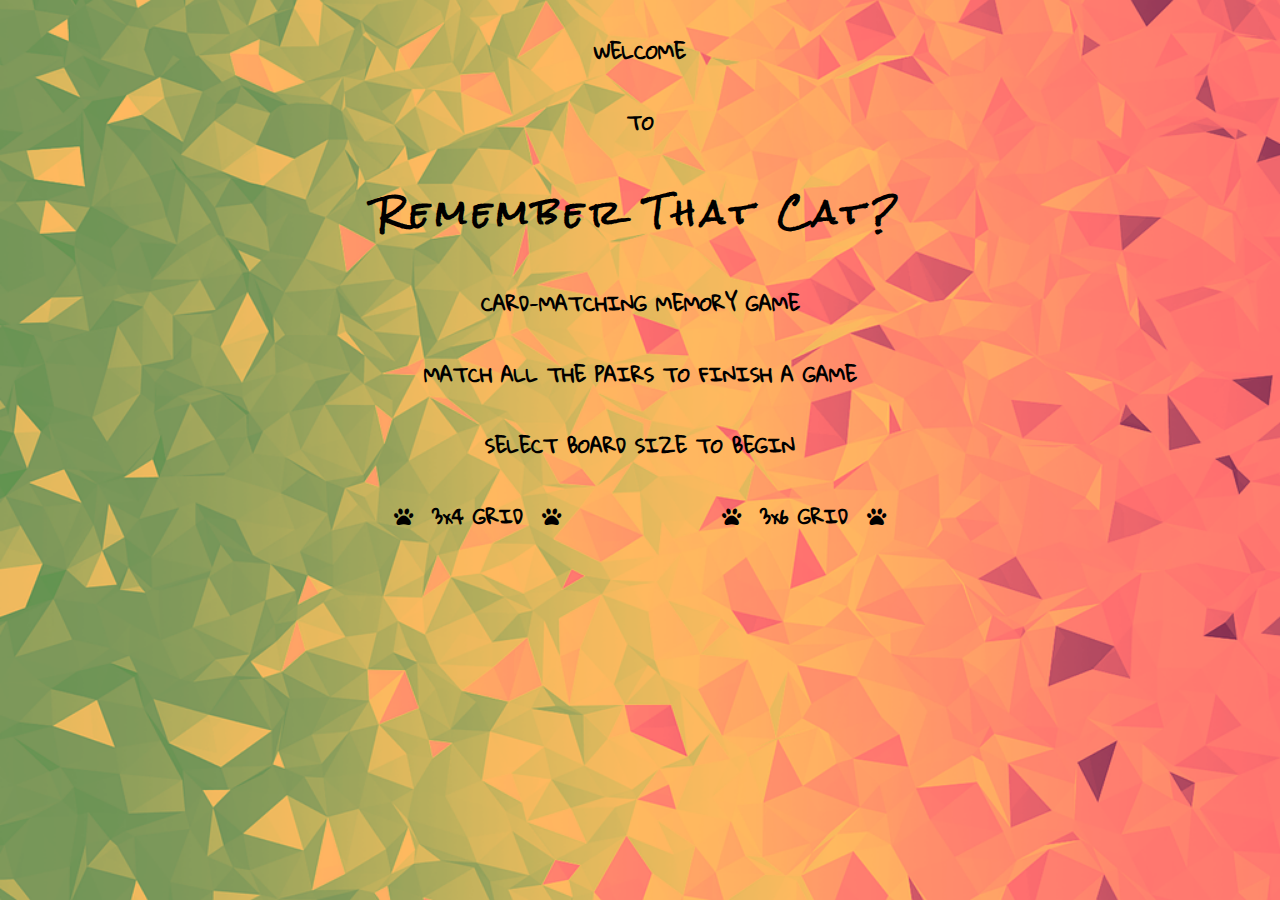
<file: index.html>
<!DOCTYPE html>
<html lang="en">

<head>
	<meta charset="UTF-8">
	<meta name="viewport" content="width=device-width, initial-scale=1.0">
	<title>Remember That Cat?</title>
	<link href="https://cdnjs.cloudflare.com/ajax/libs/font-awesome/5.12.1/css/all.min.css" rel="stylesheet"
		type="text/css" />
	<link href="assets/css/style.css" rel="stylesheet" type="text/css" />
</head>

<body id="index-body">

	<div id="landing-page">
		<p>Welcome</p>
		<br />
		<p>to</p>
		<br />
		<h1>Remember That Cat?</h1>
		<br />
		<p>card-matching memory game</p>
		<br />
		<p>Match all the pairs to finish a game</p>
		<br />
		<p>Select board size to begin</p>
		<br />

		<div id="table">
			<ul>
				<li><a href="3x4_grid.html"><i class="fas fa-paw"></i>3x4 GRID<i class="fas fa-paw"></i></a></li>
				<li><a href="3x6_grid.html"><i class="fas fa-paw"></i>3x6 GRID<i class="fas fa-paw"></i></a></li>
			</ul>
		</div>

	</div>

	<script src="assets/js/script.js"></script>
</body>

</html>
</file>
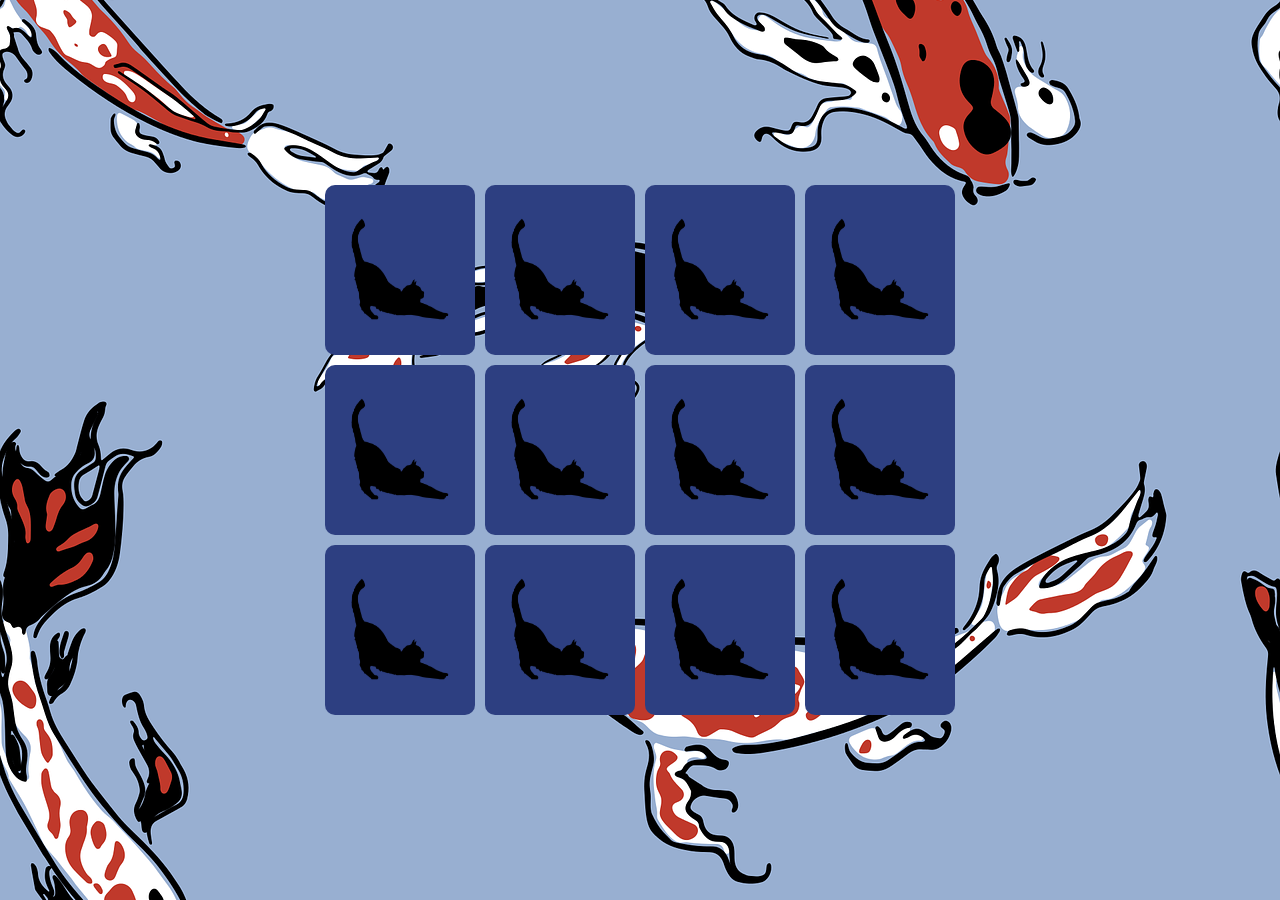
<file: 3x4_grid.html>
<!DOCTYPE html>
<html lang="en">
  <head>
    <meta charset="UTF-8" />
    <meta name="viewport" content="width=device-width, initial-scale=1.0" />
    <title>Remember That Cat? - 3x4</title>
    <link
      href="https://cdnjs.cloudflare.com/ajax/libs/font-awesome/5.12.1/css/all.min.css"
      rel="stylesheet"
      type="text/css"
    />
    <link href="assets/css/style.css" rel="stylesheet" type="text/css" />
  </head>

  <body id="threebyfour-grid-body">

    <div class="board">

<!-- "data-*" is basically used for "flagging" or "tagging" here: each of the two tiles in each pair of tiles is 
"tagged" with a mark unique for that pair: for example "data-pairingnumber='1'".
Which "tag" is then being used by JS to identify when a match has been made-->
      <div class="tile" data-pairingnumber="1">
        <img
          class="tile-front"
          src="assets/img/3x4_grid/Bepa-1318f520-65aa-418f-a170-3aa46b307195.jpg"
          alt="Tile Front 1"
        />
        <img
          class="tile-back"
          src="assets/img/silhouette/cat-stretching-silhouette.png"
          alt="Tile Back 1"
        />
      </div>
      <div class="tile" data-pairingnumber="1">
        <img
          class="tile-front"
          src="assets/img/3x4_grid/Bepa-1318f520-65aa-418f-a170-3aa46b307195.jpg"
          alt="Tile Front 1"
        />
        <img
          class="tile-back"
          src="assets/img/silhouette/cat-stretching-silhouette.png"
          alt="Tile Back 1"
        />
      </div>

      <div class="tile" data-pairingnumber="2">
        <img
          class="tile-front"
          src="assets/img/3x4_grid/Greta-3a008d03-abba-4983-9bd5-34b7032b0a5e.jpg"
          alt="Tile Front 2"
        />
        <img
          class="tile-back"
          src="assets/img/silhouette/cat-stretching-silhouette.png"
          alt="Tile Back 2"
        />
      </div>
      <div class="tile" data-pairingnumber="2">
        <img
          class="tile-front"
          src="assets/img/3x4_grid/Greta-3a008d03-abba-4983-9bd5-34b7032b0a5e.jpg"
          alt="Tile Front 3"
        />
        <img
          class="tile-back"
          src="assets/img/silhouette/cat-stretching-silhouette.png"
          alt="Tile Back 3"
        />
      </div>

      <div class="tile" data-pairingnumber="3">
        <img
          class="tile-front"
          src="assets/img/3x4_grid/IMG_1144.JPG"
          alt="Tile Front 3"
        />
        <img
          class="tile-back"
          src="assets/img/silhouette/cat-stretching-silhouette.png"
          alt="Tile Back 3"
        />
      </div>
      <div class="tile" data-pairingnumber="3">
        <img
          class="tile-front"
          src="assets/img/3x4_grid/IMG_1144.JPG"
          alt="Tile Front 4"
        />
        <img
          class="tile-back"
          src="assets/img/silhouette/cat-stretching-silhouette.png"
          alt="Tile Back 4"
        />
      </div>

      <div class="tile" data-pairingnumber="4">
        <img
          class="tile-front"
          src="assets/img/3x4_grid/IMG_1391.JPG"
          alt="Tile Front 4"
        />
        <img
          class="tile-back"
          src="assets/img/silhouette/cat-stretching-silhouette.png"
          alt="Tile Back 4"
        />
      </div>
      <div class="tile" data-pairingnumber="4">
        <img
          class="tile-front"
          src="assets/img/3x4_grid/IMG_1391.JPG"
          alt="Tile Front 4"
        />
        <img
          class="tile-back"
          src="assets/img/silhouette/cat-stretching-silhouette.png"
          alt="Tile Back 4"
        />
      </div>

      <div class="tile" data-pairingnumber="5">
        <img
          class="tile-front"
          src="assets/img/3x4_grid/IMG_4388.JPG"
          alt="Tile Front 5"
        />
        <img
          class="tile-back"
          src="assets/img/silhouette/cat-stretching-silhouette.png"
          alt="Tile Back 5"
        />
      </div>
      <div class="tile" data-pairingnumber="5">
        <img
          class="tile-front"
          src="assets/img/3x4_grid/IMG_4388.JPG"
          alt="Tile Front 5"
        />
        <img
          class="tile-back"
          src="assets/img/silhouette/cat-stretching-silhouette.png"
          alt="Tile Back 5"
        />
      </div>

      <div class="tile" data-pairingnumber="6">
        <img
          class="tile-front"
          src="assets/img/3x4_grid/MašaJ.-6596a455-6417-47fc-b943-5a0f46ff0a82.jpg"
          alt="Tile Front 6"
        />
        <img
          class="tile-back"
          src="assets/img/silhouette/cat-stretching-silhouette.png"
          alt="Tile Back 6"
        />
      </div>
      <div class="tile" data-pairingnumber="6">
        <img
          class="tile-front"
          src="assets/img/3x4_grid/MašaJ.-6596a455-6417-47fc-b943-5a0f46ff0a82.jpg"
          alt="Tile Front 6"
        />
        <img
          class="tile-back"
          src="assets/img/silhouette/cat-stretching-silhouette.png"
          alt="Tile Back 6"
        />
      </div>

    </div>

    <script src="assets/js/script.js"></script>
  </body>
</html>
</file>
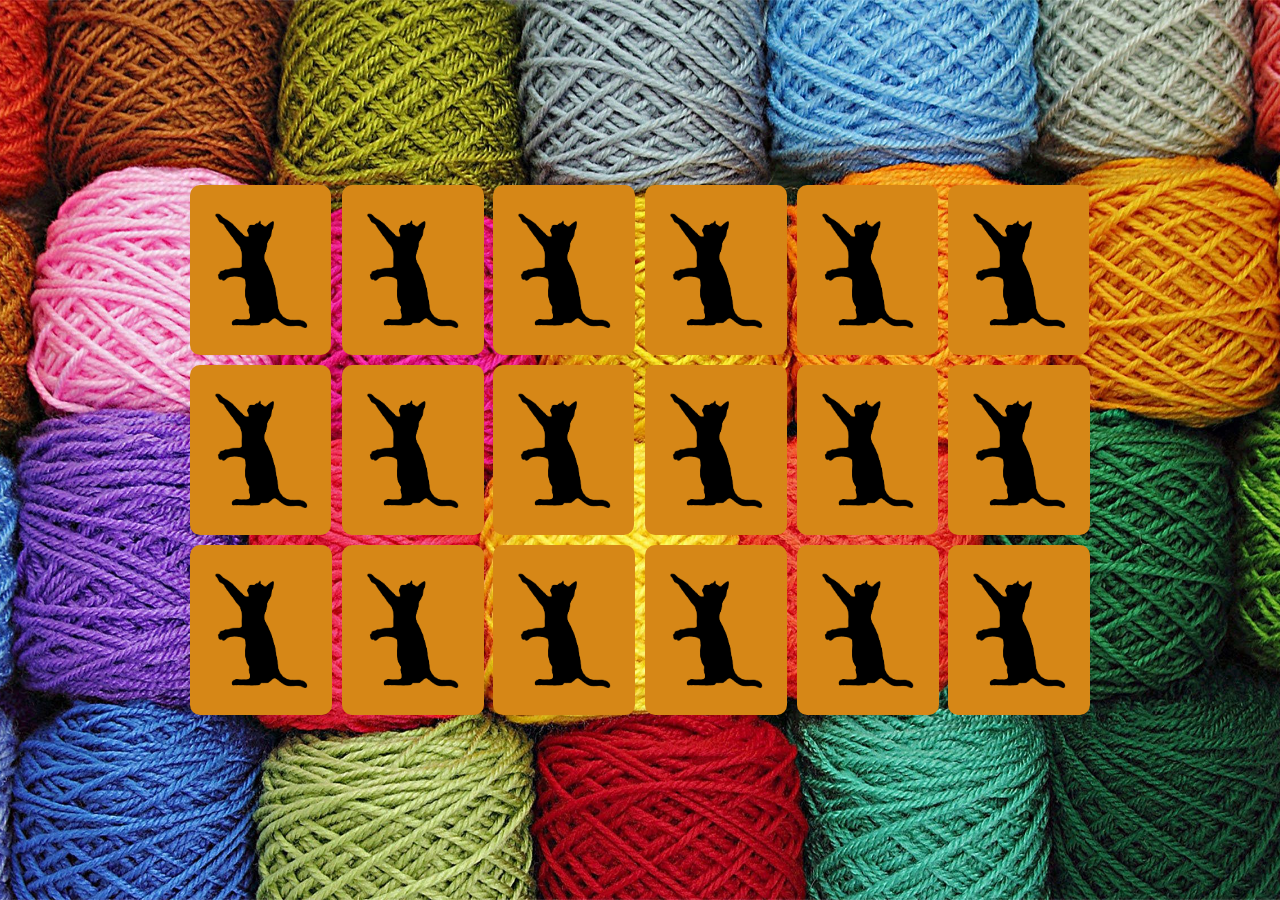
<file: 3x6_grid.html>
<!DOCTYPE html>
<html lang="en">
  <head>
    <meta charset="UTF-8" />
    <meta name="viewport" content="width=device-width, initial-scale=1.0" />
    <title>Remember That Cat? - 3x6</title>
    <link
      href="https://cdnjs.cloudflare.com/ajax/libs/font-awesome/5.12.1/css/all.min.css"
      rel="stylesheet"
      type="text/css"
    />
    <link href="assets/css/style.css" rel="stylesheet" type="text/css" />
  </head>

  <body id="threebysix-grid-body">

    <div class="board">

<!-- "data-*" is basically used for "flagging" or "tagging" here: each of the two tiles in each pair of tiles is 
"tagged" with a mark unique for that pair: for example "data-pairingnumber='1'".
Which "tag" is then being used by JS to identify when a match has been made-->
      <div class="tile" data-pairingnumber="1">
        <img
          class="tile-front"
          src="assets/img/3x6_grid/Bepa-umotana_photo5895585016493225220.jpg"
          alt="Tile Front 1"
        />
        <img
          class="tile-back"
          src="assets/img/silhouette/cat-standing-silhouette-312c301f9d345ca42efa133538d76c33.png"
          alt="Tile Back 1"
        />
      </div>
      <div class="tile" data-pairingnumber="1">
        <img
          class="tile-front"
          src="assets/img/3x6_grid/Bepa-umotana_photo5895585016493225220.jpg"
          alt="Tile Front 1"
        />
        <img
          class="tile-back"
          src="assets/img/silhouette/cat-standing-silhouette-312c301f9d345ca42efa133538d76c33.png"
          alt="Tile Back 1"
        />
      </div>

      <div class="tile" data-pairingnumber="2">
        <img
          class="tile-front"
          src="assets/img/3x6_grid/Greta-closeup_photo5778450495143260879.jpg"
          alt="Tile Front 2"
        />
        <img
          class="tile-back"
          src="assets/img/silhouette/cat-standing-silhouette-312c301f9d345ca42efa133538d76c33.png"
          alt="Tile Back 2"
        />
      </div>
      <div class="tile" data-pairingnumber="2">
        <img
          class="tile-front"
          src="assets/img/3x6_grid/Greta-closeup_photo5778450495143260879.jpg"
          alt="Tile Front 2"
        />
        <img
          class="tile-back"
          src="assets/img/silhouette/cat-standing-silhouette-312c301f9d345ca42efa133538d76c33.png"
          alt="Tile Back 2"
        />
      </div>

      <div class="tile" data-pairingnumber="3">
        <img
          class="tile-front"
          src="assets/img/3x6_grid/IMG_0553.JPG"
          alt="Tile Front 3"
        />
        <img
          class="tile-back"
          src="assets/img/silhouette/cat-standing-silhouette-312c301f9d345ca42efa133538d76c33.png"
          alt="Tile Back 3"
        />
      </div>
      <div class="tile" data-pairingnumber="3">
        <img
          class="tile-front"
          src="assets/img/3x6_grid/IMG_0553.JPG"
          alt="Tile Front 3"
        />
        <img
          class="tile-back"
          src="assets/img/silhouette/cat-standing-silhouette-312c301f9d345ca42efa133538d76c33.png"
          alt="Tile Back 3"
        />
      </div>

      <div class="tile" data-pairingnumber="4">
        <img
          class="tile-front"
          src="assets/img/3x6_grid/IMG_0672.JPG"
          alt="Tile Front 4"
        />
        <img
          class="tile-back"
          src="assets/img/silhouette/cat-standing-silhouette-312c301f9d345ca42efa133538d76c33.png"
          alt="Tile Back 4"
        />
      </div>
      <div class="tile" data-pairingnumber="4">
        <img
          class="tile-front"
          src="assets/img/3x6_grid/IMG_0672.JPG"
          alt="Tile Front 4"
        />
        <img
          class="tile-back"
          src="assets/img/silhouette/cat-standing-silhouette-312c301f9d345ca42efa133538d76c33.png"
          alt="Tile Back 4"
        />
      </div>

      <div class="tile" data-pairingnumber="5">
        <img
          class="tile-front"
          src="assets/img/3x6_grid/IMG_1395.JPG"
          alt="Tile Front 5"
        />
        <img
          class="tile-back"
          src="assets/img/silhouette/cat-standing-silhouette-312c301f9d345ca42efa133538d76c33.png"
          alt="Tile Back 5"
        />
      </div>
      <div class="tile" data-pairingnumber="5">
        <img
          class="tile-front"
          src="assets/img/3x6_grid/IMG_1395.JPG"
          alt="Tile Front 5"
        />
        <img
          class="tile-back"
          src="assets/img/silhouette/cat-standing-silhouette-312c301f9d345ca42efa133538d76c33.png"
          alt="Tile Back 5"
        />
      </div>

      <div class="tile" data-pairingnumber="6">
        <img
          class="tile-front"
          src="assets/img/3x6_grid/IMG_4306.JPG"
          alt="Tile Front 6"
        />
        <img
          class="tile-back"
          src="assets/img/silhouette/cat-standing-silhouette-312c301f9d345ca42efa133538d76c33.png"
          alt="Tile Back 6"
        />
      </div>
      <div class="tile" data-pairingnumber="6">
        <img
          class="tile-front"
          src="assets/img/3x6_grid/IMG_4306.JPG"
          alt="Tile Front 6"
        />
        <img
          class="tile-back"
          src="assets/img/silhouette/cat-standing-silhouette-312c301f9d345ca42efa133538d76c33.png"
          alt="Tile Back 6"
        />
      </div>

      <div class="tile" data-pairingnumber="7">
        <img
          class="tile-front"
          src="assets/img/3x6_grid/Masa-izbliza_photo5954188303353885109.jpg"
          alt="Tile Front 7"
        />
        <img
          class="tile-back"
          src="assets/img/silhouette/cat-standing-silhouette-312c301f9d345ca42efa133538d76c33.png"
          alt="Tile Back 7"
        />
      </div>
      <div class="tile" data-pairingnumber="7">
        <img
          class="tile-front"
          src="assets/img/3x6_grid/Masa-izbliza_photo5954188303353885109.jpg"
          alt="Tile Front 7"
        />
        <img
          class="tile-back"
          src="assets/img/silhouette/cat-standing-silhouette-312c301f9d345ca42efa133538d76c33.png"
          alt="Tile Back 7"
        />
      </div>

      <div class="tile" data-pairingnumber="8">
        <img
          class="tile-front"
          src="assets/img/3x6_grid/Nina-vesmasina_photo5926776563645395241.jpg"
          alt="Tile Front 8"
        />
        <img
          class="tile-back"
          src="assets/img/silhouette/cat-standing-silhouette-312c301f9d345ca42efa133538d76c33.png"
          alt="Tile Back 8"
        />
      </div>
      <div class="tile" data-pairingnumber="8">
        <img
          class="tile-front"
          src="assets/img/3x6_grid/Nina-vesmasina_photo5926776563645395241.jpg"
          alt="Tile Front 8"
        />
        <img
          class="tile-back"
          src="assets/img/silhouette/cat-standing-silhouette-312c301f9d345ca42efa133538d76c33.png"
          alt="Tile Back 8"
        />
      </div>

      <div class="tile" data-pairingnumber="9">
        <img
          class="tile-front"
          src="assets/img/3x6_grid/Nina-vesmasina-zijeva_photo5926776563645395240.jpg"
          alt="Tile Front 9"
        />
        <img
          class="tile-back"
          src="assets/img/silhouette/cat-standing-silhouette-312c301f9d345ca42efa133538d76c33.png"
          alt="Tile Back 9"
        />
      </div>
      <div class="tile" data-pairingnumber="9">
        <img
          class="tile-front"
          src="assets/img/3x6_grid/Nina-vesmasina-zijeva_photo5926776563645395240.jpg"
          alt="Tile Front 9"
        />
        <img
          class="tile-back"
          src="assets/img/silhouette/cat-standing-silhouette-312c301f9d345ca42efa133538d76c33.png"
          alt="Tile Back 9"
        />
      </div>

    </div>

    <script src="assets/js/script.js"></script>
  </body>
</html>
</file>
<file: assets/css/style.css>
/*Import desired fonts*/
@import url("https://fonts.googleapis.com/css2?family=Rock+Salt&display=swap");
@import url("https://fonts.googleapis.com/css2?family=Gloria+Hallelujah&display=swap");

/*Convention: overwritting (i.e. reseting) these stylings, just in case.*/
* {
  padding: 0;
  border: 0;
  margin: 0;
  list-style-type: none;
  text-decoration: none;
  box-sizing: border-box;
}

/* ***START: Styling of the index.html*** */

/*Set the html to take up 100% of the browser height*/
html {
  height: 100%;
}

/*Styling the index.html body container: font and background image*/
#index-body {
  font-family: "Gloria Hallelujah", cursive;
  background-image: url("../img/background/tri-color-diamond-glass-background-618226_1280.png");
  height: 100%; /*Set the height to be 100% of the parent container, which is html, whose height is set to 100% of the browser*/
  background-position: center;
  background-repeat: repeat-y;
  background-size: cover;
}

/*Styling the "landing page" (div that's inside the index.html's body)*/
#landing-page {
  text-align: center;
  padding-top: 2em;
}

h1 {
  font-family: "Rock Salt", cursive;
  letter-spacing: 0.2em;
}

p {
  text-transform: uppercase;
  font-weight: bold;
  font-size: 1.2em;
}

/*Start: Making the list elements display side by side.*/
/*The method is explained here: https://css-tricks.com/centering-list-items-horizontally-slightly-trickier-than-you-might-think/*/
#table {
  display: table;
  margin: 0 auto;
}

#table li {
  display: inline;
  font-weight: bold;
  font-size: 1.2em;
}
/*End: Making the list elements display side by side.*/

.fa-paw {
  padding-right: 1em;
  padding-left: 1em;
}

/*These combinations of selectors used to targer the second (right) paw icon of the first (left) grid link,
and the first (left) paw icon of the second (right) grid link, specifically, without tageting all four of the paw icons*/
a[href="3x4_grid.html"] > .fa-paw:nth-child(2) {
  padding-right: 4em;
}

a[href="3x6_grid.html"] > .fa-paw:nth-child(1) {
  padding-left: 4em;
}

/*Styling the links' possible "states" using pseudo-classes*/
a:link,
a:visited,
a:active {
  color: black;
}

a:hover {
  color: blue;
  cursor: url("../img/rest/cat-paw-black(20x19).png"), pointer; /*Add a custom cursor image, with pointer as a fallback option*/
}

/* ***END: Styling of the index.html*** */


/* ***START: Styling of the 3x4_grid.html & the 3x6_grid.html*** */

#threebysix-grid-body {
  display: flex; /*Setting display to "flex" comes with a set of connected default properties, one of which (flex-wrap) is to be altered below: https://flexbox.help/*/
  background-image: url("../img/background/yarn-658657.jpg");
  height: 100%;
  background-position: center;
  background-repeat: repeat-y;
  background-size: cover;
}

#threebyfour-grid-body {
  display: flex; /*Setting display to "flex" comes with a set of connected default properties, one of which (flex-wrap) is to be altered below: https://flexbox.help/*/
  background-image: url("../img/background/pattern-3296033_1280.png");
  height: 100%;
  background-position: center;
  background-repeat: repeat-y;
  background-size: cover;
}

#threebysix-grid-body .board {
  width: 910px;
  height: 540px;
  display: flex; /*Setting display to "flex" comes with a set of connected default properties, one of which (flex-wrap) is to be altered below: https://flexbox.help/*/
  flex-wrap: wrap; /*If selecting "display: flex", "flex-wrap" is set by default to "nowrap": https://flexbox.help/*/
  margin: auto;
  perspective: 1000px;
}

#threebyfour-grid-body .board {
  width: 640px;
  height: 540px;
  display: flex; /*Setting display to "flex" comes with a set of connected default properties, one of which (flex-wrap) is to be altered below: https://flexbox.help/*/
  flex-wrap: wrap; /*If selecting "display: flex", "flex-wrap" is set by default to "nowrap": https://flexbox.help/*/
  margin: auto;
  perspective: 1000px; /*This is to make the 3D effect work - it will add depth in 3D-positioned space*/
}

/*Start: Styling of the tiles.*/
.tile {
  width: calc(16.666% - 10px); /*To calculate the tile width and height with the margin taken into account*/
  height: calc(33.333% - 10px); /*Percentages represent 1/3 and 1/6, because it's a 3x6 grid. Basically it amounts to 150px x 170px tile size here*/
  margin: 5px;
  position: relative;
  cursor: pointer;
  transform: scale(1);
  transform-style: preserve-3d; /*This should make the 3D effect work, in connection with the perspective property above,*/
  transition: transform .5s;    /*because, "it is the CHILD elements that get the perspective view, NOT the element itself." (https://www.w3schools.com/cssref/css3_pr_perspective.asp)*/
}

#threebyfour-grid-body .tile {
  width: calc(25% - 10px); /*Here, as opposed to above, percentages represent 1/3 and 1/4, because it's a 3x4 grid.*/
  height: calc(33.333% - 10px); /*. Here the tile size basically amounts to 150px x 170px also, to make the game visually more consistent*/
}

.tile-front,
.tile-back {
  width: 100%;
  height: 100%;
  padding: 20px;
  position: absolute; /*Positioning in relation to the relative positioning of the .tile class above*/
  border-radius: 10px;
  backface-visibility: hidden;
}

#threebysix-grid-body .tile-back {
  background:  #d68717;
}

#threebyfour-grid-body .tile-back {
  background: #2d3f81;
}

.tile-front {
  transform: rotateY(180deg);
  background: #f0ead6;
}

.tile:active {
  transform: scale(.95);
  transition: transform .2s;
}

.tile.flipped {
  transform: rotateY(180deg); /*Addition or removal of the .flipped class to tiles is to be regulated by JS*/
}
/*End: Styling of the tiles.*/

/* ***END: Styling of the 3x4_grid.html & the 3x6_grid.html*** */

/*Some responsiveness styling to make the links to grids on Landing Page
still display side by side on smaller screens*/
@media screen and (max-width: 535px) {

  a[href = "3x4 grid.html"] > .fa-paw:nth-child(2) {
  padding-right: 2em;
}

a[href = "3x6 grid.html"] > .fa-paw:nth-child(1) {
  padding-left: 2em;
}

  .fa-paw {
    padding: 0.5em;
  }
}


@media screen and (max-width: 398px) {

  a[href = "3x4 grid.html"] > .fa-paw:nth-child(2) {
  padding-right: 0.5em;
}

a[href = "3x6 grid.html"] > .fa-paw:nth-child(1) {
  padding-left: 0.5em;
}

  .fa-paw {
    padding: 0.3em;
  }
}
</file>
